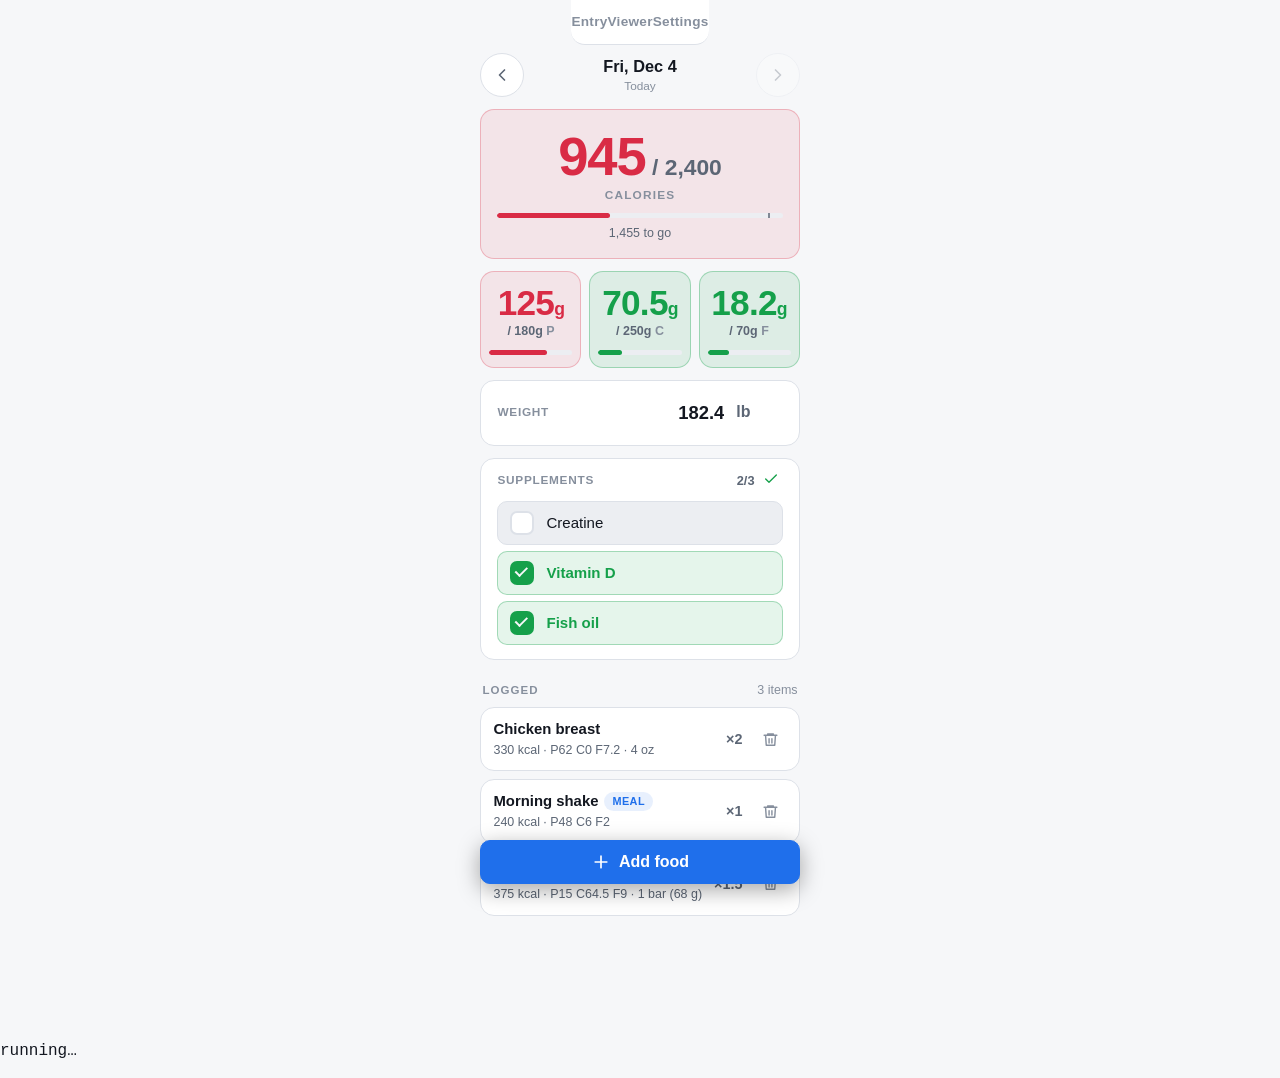
<file: test/harness/index.html>
<!doctype html>
<html lang="en">
<head>
<meta charset="utf-8">
<title>Macro Tracker — UI harness</title>
<link rel="stylesheet" href="../../css/app.css">
<script type="importmap">
{ "imports": {
    "/js/firebase.js": "/test/harness/mock-firebase.js",
    "/js/store.js":    "/test/harness/mock-store.js"
} }
</script>
</head>
<body>
<div id="app"><main id="view" class="view"></main>
  <nav id="tabbar" class="tabbar">
    <a class="tab" href="#/entry" data-tab="entry"><span>Entry</span></a>
    <a class="tab" href="#/viewer" data-tab="viewer"><span>Viewer</span></a>
    <a class="tab" href="#/settings" data-tab="settings"><span>Settings</span></a>
  </nav>
</div>
<div id="sheet-root"></div>
<div id="toast-root" class="toast-root"></div>
<pre id="report">running…</pre>

<script type="module">
const errors = [];
addEventListener('error', (e) => errors.push(`error: ${e.message} @ ${e.filename}:${e.lineno}`));
addEventListener('unhandledrejection', (e) => errors.push(`unhandled rejection: ${e.reason?.message || e.reason}`));
const origErr = console.error;
console.error = (...a) => { errors.push('console.error: ' + a.map(String).join(' ')); origErr(...a); };

const results = [];
const check = (name, fn) => {
  try { const v = fn(); results.push(`${v ? 'PASS' : 'FAIL'}  ${name}`); return v; }
  catch (err) { results.push(`FAIL  ${name} — threw: ${err.message}`); return false; }
};
const sleep = (ms) => new Promise((r) => setTimeout(r, ms));

const { setState, getState } = await import('../../js/state.js');
const mockStore = await import('/js/store.js');

setState({
  user: { uid: 'test-uid', email: 'you@example.com', providerData: [{ providerId: 'google.com' }] },
  profile: mockStore.blankProfile(),
  dayKey: (await import('../../js/dates.js')).localDayKey(new Date(), 'America/Chicago'),
  today: { date: 'x', weightLb: 182.4, entries: mockStore.ENTRIES,
           totals: (await import('../../js/macros.js')).sumEntries(mockStore.ENTRIES) },
  foods: mockStore.FOODS, meals: mockStore.MEALS, ready: true, pending: false,
});
// today's fixture has creatine + vitamin D ticked, fish oil not
Object.assign(getState().today, { supps: ['sup_creat', 'sup_vitd'] });

const view = document.getElementById('view');
const text = () => view.textContent.replace(/\s+/g, ' ');

/* ---------------- Entry page ---------------- */
const entry = (await import('../../js/ui/entryPage.js')).render(view);
await sleep(120);
check('entry: renders the calorie total (945)', () => text().includes('945'));
check('entry: shows the calorie target alongside it', () => text().includes('/ 2,400'));
check('entry: shows protein total 125g', () => /125(\.0)?g/.test(text()));
check('entry: shows protein target', () => text().includes('180g'));
check('entry: shows carb target', () => text().includes('250g'));
check('entry: shows fat target', () => text().includes('70g'));
check('entry: protein under target is red', () =>
  view.querySelectorAll('.macro-tile')[0].className.includes('goal-miss'));
check('entry: carbs under ceiling is green', () =>
  view.querySelectorAll('.macro-tile')[1].className.includes('goal-hit'));
check('entry: calories outside band is red', () =>
  view.querySelector('.kcal-card').className.includes('goal-miss'));
check('entry: weight input prefilled', () => view.querySelector('#weight-in').value === '182.4');
check('entry: all three items listed', () => view.querySelectorAll('.entry').length === 3);
check('entry: meal-sourced item carries a chip', () => !!view.querySelector('.entry .chip'));
check('entry: newest item is first', () =>
  view.querySelectorAll('.entry .name')[0].textContent.includes('Chicken'));
check('entry: Add food button present', () => !!view.querySelector('.addbar button'));

/* ---------------- supplements on the Entry page ---------------- */
check('supps: card renders one row per supplement', () => view.querySelectorAll('.supp').length === 3);
check('supps: names shown', () => text().includes('Creatine') && text().includes('Fish oil'));
check('supps: ticked ones are checked', () =>
  Array.from(view.querySelectorAll('.supp input')).map(i => i.checked).join(',') === 'true,true,false');
check('supps: counter shows 2/3', () => text().includes('2/3'));
const fishBox = view.querySelectorAll('.supp input')[2];
fishBox.checked = true; fishBox.dispatchEvent(new Event('change'));
await sleep(60);
check('supps: ticking repaints immediately', () => text().includes('3/3'));
check('supps: full day highlights the counter', () => !!view.querySelector('.supp-count.all'));
await sleep(700);
check('supps: writes the whole array via setSupps', () => {
  const c = mockStore.calls.findLast(x => x.name === 'setSupps');
  return c && c.args[2].length === 3 && c.args[2].includes('sup_fish');
});
const creBox = view.querySelectorAll('.supp input')[0];
creBox.checked = false; creBox.dispatchEvent(new Event('change'));
await sleep(700);
check('supps: unticking removes just that id', () => {
  const c = mockStore.calls.findLast(x => x.name === 'setSupps');
  return c && !c.args[2].includes('sup_creat') && c.args[2].includes('sup_fish');
});

/* deleting an item calls the store */
view.querySelector('.entry .del').click();
await sleep(150);
check('entry: delete calls removeEntry', () => mockStore.calls.some((c) => c.name === 'removeEntry'));
check('entry: delete offers an Undo', () => document.querySelector('#toast-root button')?.textContent === 'Undo');

/* weight edit debounces then saves */
const w = view.querySelector('#weight-in');
w.value = '181.2'; w.dispatchEvent(new Event('input')); w.dispatchEvent(new Event('blur'));
await sleep(200);
check('entry: weight edit calls setWeight', () => mockStore.calls.some((c) => c.name === 'setWeight' && c.args[2] === 181.2));

/* ---------------- Add-food sheet ---------------- */
const { openAddFood } = await import('../../js/ui/addFoodSheet.js');
const sheet = openAddFood();
await sleep(80);
const sheetText = () => document.querySelector('.sheet').textContent.replace(/\s+/g, ' ');
check('sheet: opens with four tabs', () => document.querySelectorAll('.sheet .tabs button').length === 4);
check('sheet: Recent is the default tab', () =>
  document.querySelector('.sheet .tabs button[aria-selected="true"]')?.textContent === 'Recent');
check('sheet: lists saved foods', () => sheetText().includes('Clif Bar'));

document.querySelectorAll('.sheet .tabs button')[3].click();   // Manual
await sleep(60);
check('sheet: manual tab has the four macro fields', () =>
  document.querySelectorAll('.sheet .macro-inputs input').length === 4);
check('sheet: manual tab has the Atwater button', () => sheetText().includes('4P + 4C + 9F'));

/* the kJ warning must fire */
const [mp, mc, mf, mk] = document.querySelectorAll('.sheet .macro-inputs input');
mp.value = '10'; mc.value = '43'; mf.value = '6'; mk.value = '1160';
mk.dispatchEvent(new Event('input'));
await sleep(40);
check('sheet: flags a kilojoule figure', () =>
  !document.querySelector('.sheet .alert-warn').hidden &&
  document.querySelector('.sheet .alert-warn').textContent.includes('kilojoules'));

/* manual -> confirm -> add */
document.querySelector('.sheet input[type=text]').value = 'Test food';
mk.value = '266'; mk.dispatchEvent(new Event('input'));
document.querySelector('.sheet-foot button').click();
await sleep(80);
check('sheet: confirm screen shows a servings stepper', () => !!document.querySelector('.sheet .stepper'));
check('sheet: confirm screen previews the macros', () => !!document.querySelector('.sheet .preview'));
document.querySelectorAll('.sheet .quick button')[2].click();   // 1.5 servings
await sleep(40);
check('sheet: 1.5 servings scales calories to 399', () =>
  document.querySelector('.sheet .preview').textContent.includes('399'));
document.querySelector('.sheet-foot button').click();
await sleep(120);
check('sheet: adding calls addEntry with 1.5 servings', () => {
  const c = mockStore.calls.findLast((x) => x.name === 'addEntry');
  return c && c.args[2].servings === 1.5 && c.args[2].kcal === 266;
});
check('sheet: closes after adding', () => !document.querySelector('.sheet'));

/* ---------------- Meals ---------------- */
const sheet2 = openAddFood();
await sleep(60);
document.querySelectorAll('.sheet .tabs button')[2].click();    // Meals
await sleep(60);
check('meals: saved meal listed with totals', () => sheetText().includes('Morning shake') && sheetText().includes('240'));
document.querySelector('.sheet .list-row button').click();
await sleep(120);
check('meals: adding a meal is ONE write of all items', () => {
  const c = mockStore.calls.findLast((x) => x.name === 'addEntries');
  return c && c.args[2].length === 1 && c.args[2][0].servings === 2 && c.args[2][0].mealId === 'm_1';
});

const { openMealEditor } = await import('../../js/ui/mealEditor.js');
openMealEditor(mockStore.MEALS[0]);
await sleep(80);
check('meal editor: loads the meal name', () => document.querySelector('.sheet input[type=text]').value === 'Morning shake');
check('meal editor: shows meal totals', () => document.querySelector('.sheet .preview').textContent.includes('240'));
document.querySelectorAll('.sheet .stepper button')[1].click();  // +0.25
await sleep(40);
check('meal editor: bumping servings recomputes totals', () =>
  document.querySelector('.sheet .preview').textContent.includes('270'));
document.querySelector('.sheet-foot .btn-primary').click();
await sleep(100);
check('meal editor: save calls saveMeal', () => mockStore.calls.some((c) => c.name === 'saveMeal'));

entry.destroy();

/* ---------------- Viewer ---------------- */
location.hash = '#/viewer';
const viewer = (await import('../../js/ui/viewerPage.js')).render(view);
await sleep(2500);   // Chart.js comes from a CDN
check('viewer: range selector has five options', () => view.querySelectorAll('.segmented button').length === 5);
check('viewer: summary stats rendered', () => view.querySelectorAll('.stat').length >= 4);
check('viewer: four charts drawn (incl. supplements)', () => view.querySelectorAll('canvas').length === 4);
check('viewer: supplements section present', () => text().includes('Supplements') && text().includes('out of'));
check('viewer: all-supplements stat present', () => text().includes('All supplements'));
check('viewer: canvases have real pixels', () =>
  Array.from(view.querySelectorAll('canvas')).every((c) => c.width > 10 && c.height > 10));
check('viewer: weight change stat present', () => text().includes('Weight change') || text().includes('Latest weight'));
view.querySelectorAll('.segmented button')[3].click();   // 1y -> forces weekly aggregation
await sleep(2000);
check('viewer: long range aggregates into buckets', () => text().includes('averaged per'));
view.querySelectorAll('.segmented button')[1].click();   // back to 30d
await sleep(2000);
check('viewer: shows the fitted trend rate', () => text().includes('lb/mo'));
check('viewer: shows the target rate stat', () => text().includes('Target rate') && text().includes('-2 lb/mo'));
viewer.destroy();
check('viewer: destroy tears down chart instances', () => true);

/* ---------------- Settings ---------------- */
location.hash = '#/settings';
const settings = (await import('../../js/ui/settingsPage.js')).render(view);
await sleep(200);
check('settings: four target inputs', () => view.querySelectorAll('.card input[type=number]').length >= 4);
check('settings: goal-mode selects present', () => view.querySelectorAll('.card select').length === 4);

/* supplement editor */
check('settings: lists the supplements', () => view.querySelectorAll('.supp-edit').length === 3);
check('settings: rows are editable by name', () =>
  view.querySelector('.supp-edit input').value === 'Creatine');
const addIn = Array.from(view.querySelectorAll('input[type=text]')).find(i => i.placeholder?.includes('Creatine'));
check('settings: has an add field', () => !!addIn);
if (addIn) {
  addIn.value = 'Magnesium';
  addIn.closest('.row').querySelector('button').click();
}
await sleep(60);
check('settings: adding shows up immediately', () => view.querySelectorAll('.supp-edit').length === 4);
await sleep(900);
check('settings: adding saves the whole list', () => {
  const c = mockStore.calls.findLast(x => x.name === 'saveProfile' && x.args[1]?.supplements);
  return c && c.args[1].supplements.length === 4
          && c.args[1].supplements[3].name === 'Magnesium'
          && c.args[1].supplements[3].id.startsWith('sup_');
});
// reorder: move the second one up
view.querySelectorAll('.supp-edit')[1].querySelectorAll('button')[0].click();
await sleep(900);
check('settings: reordering persists the new order', () => {
  const c = mockStore.calls.findLast(x => x.name === 'saveProfile' && x.args[1]?.supplements);
  return c && c.args[1].supplements[0].name === 'Vitamin D';
});
check('settings: first row cannot move up', () =>
  view.querySelectorAll('.supp-edit')[0].querySelectorAll('button')[0].disabled);
check('settings: shows the user id', () => text().includes('test-uid'));
check('settings: offers to set a password', () => text().includes('Set a password'));
check('settings: has a timezone field', () => text().includes('Timezone'));
check('settings: has the weight-goal target', () => text().includes('Target change') && text().includes('lb/mo'));
const gainIn = Array.from(view.querySelectorAll('input[type=number]')).find(i => i.value === '-2');
check('settings: target-gain input prefilled from profile', () => !!gainIn);
if (gainIn) { gainIn.value = '1.5'; gainIn.dispatchEvent(new Event('input')); }
await sleep(900);
check('settings: editing target gain saves it', () =>
  mockStore.calls.some((c) => c.name === 'saveProfile' && c.args[1]?.targetGainLbPerMonth === 1.5));
check('settings: has an export button', () => text().includes('Export everything'));
const tgt = view.querySelector('.card input[type=number]');
tgt.value = '2500'; tgt.dispatchEvent(new Event('input'));
await sleep(900);
check('settings: editing a target saves it', () =>
  mockStore.calls.some((c) => c.name === 'saveProfile' && c.args[1]?.targets?.kcal === 2500));
settings.destroy();

/* ---------------- report ---------------- */
const failed = results.filter((r) => r.startsWith('FAIL'));
const report = [
  ...results,
  '',
  `${results.length - failed.length} passed, ${failed.length} failed`,
  errors.length ? '\nRUNTIME ERRORS:\n' + errors.join('\n') : '\nno runtime errors',
].join('\n');
document.getElementById('report').textContent = report;
document.title = failed.length || errors.length ? 'HARNESS-FAIL' : 'HARNESS-OK';
</script>
</body>
</html>
</file>
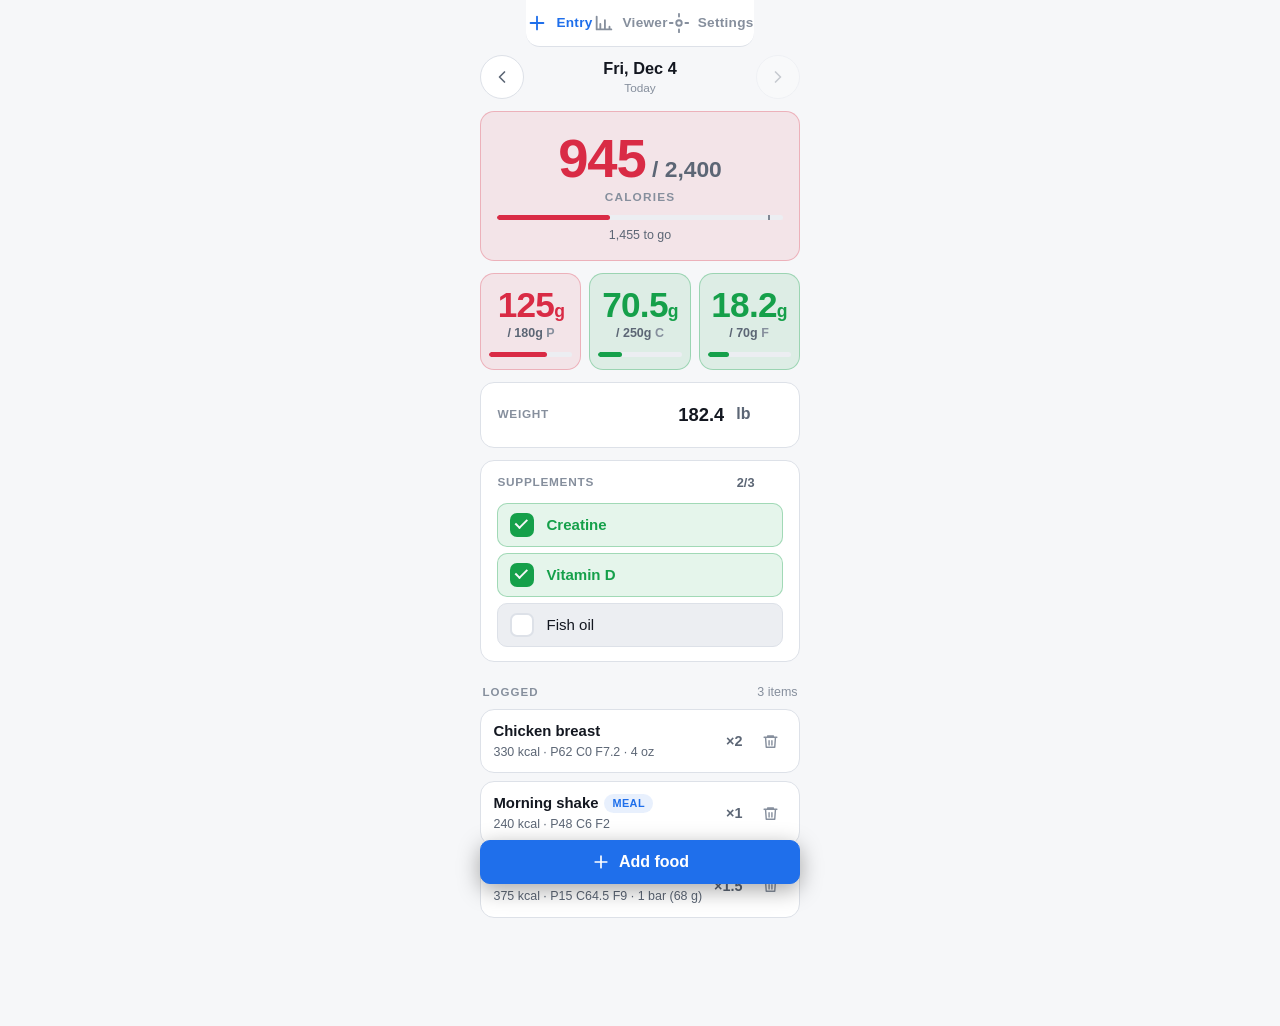
<file: test/harness/preview.html>
<!doctype html>
<html lang="en"><head><meta charset="utf-8">
<meta name="viewport" content="width=device-width, initial-scale=1">
<title>preview</title>
<link rel="stylesheet" href="../../css/app.css">
<script type="importmap">
{ "imports": { "/js/firebase.js": "/test/harness/mock-firebase.js", "/js/store.js": "/test/harness/mock-store.js" } }
</script></head>
<body>
<div id="app"><main id="view" class="view"></main>
<nav id="tabbar" class="tabbar">
  <a class="tab" href="#/entry" data-tab="entry" aria-current="page"><svg viewBox="0 0 24 24"><path d="M12 5v14M5 12h14"/></svg><span>Entry</span></a>
  <a class="tab" href="#/viewer" data-tab="viewer"><svg viewBox="0 0 24 24"><path d="M4 19V5M4 19h16M8 19v-6M13 19V9M18 19v-3"/></svg><span>Viewer</span></a>
  <a class="tab" href="#/settings" data-tab="settings"><svg viewBox="0 0 24 24"><circle cx="12" cy="12" r="3"/><path d="M12 2v3M12 19v3M2 12h3M19 12h3"/></svg><span>Settings</span></a>
</nav></div>
<div id="sheet-root"></div><div id="toast-root" class="toast-root"></div>
<script type="module">
const page = new URLSearchParams(location.search).get('p') || 'entry';
const { setState } = await import('../../js/state.js');
const ms = await import('/js/store.js');
const { localDayKey } = await import('../../js/dates.js');
const { sumEntries } = await import('../../js/macros.js');
setState({
  user: { uid: 'abc123uid', email: 'you@example.com', providerData: [{ providerId: 'google.com' }] },
  profile: ms.blankProfile(),
  dayKey: localDayKey(new Date(), 'America/Chicago'),
  today: { date: 'x', weightLb: 182.4, entries: ms.ENTRIES, totals: sumEntries(ms.ENTRIES),
           supps: ['sup_creat', 'sup_vitd'] },
  foods: ms.FOODS, meals: ms.MEALS, ready: true, pending: false,
});
const view = document.getElementById('view');
const mod = page === 'viewer' ? await import('../../js/ui/viewerPage.js')
          : page === 'settings' ? await import('../../js/ui/settingsPage.js')
          : await import('../../js/ui/entryPage.js');
mod.render(view);
if (page === 'sheet') { (await import('../../js/ui/addFoodSheet.js')).openAddFood(); }
document.querySelectorAll('.tab').forEach(t => t.removeAttribute('aria-current'));
document.querySelector(`[data-tab="${page==='sheet'?'entry':page}"]`)?.setAttribute('aria-current','page');
</script></body></html>
</file>
<file: css/app.css>
/* ============================================================
   Macro Tracker — app.css
   Mobile-first. Dark by default, light when the OS asks for it.
   ============================================================ */

:root {
  --bg:        #0f1115;
  --bg-raise:  #171a21;
  --bg-sunken: #0b0d11;
  --line:      #262b35;
  --line-soft: #1d222b;
  --text:      #e8ecf2;
  --text-dim:  #9aa4b2;
  --text-faint:#6b7382;

  --good:      #22c55e;
  --good-bg:   rgba(34, 197, 94, 0.13);
  --good-line: rgba(34, 197, 94, 0.38);
  --bad:       #f0475f;
  --bad-bg:    rgba(240, 71, 95, 0.12);
  --bad-line:  rgba(240, 71, 95, 0.34);

  --accent:    #3884ff;
  --accent-bg: rgba(56, 132, 255, 0.14);
  --warn:      #f5a524;

  --p-color:   #22c55e;
  --c-color:   #3884ff;
  --f-color:   #f5a524;

  --radius:    14px;
  --radius-sm: 10px;
  --pad:       16px;
  --tap:       44px;

  --safe-b: env(safe-area-inset-bottom, 0px);
  --safe-t: env(safe-area-inset-top, 0px);
  --tabbar-h: calc(56px + var(--safe-b));

  color-scheme: dark;
}

@media (prefers-color-scheme: light) {
  :root {
    --bg:        #f6f7f9;
    --bg-raise:  #ffffff;
    --bg-sunken: #eceef2;
    --line:      #dde1e8;
    --line-soft: #e8ebf0;
    --text:      #131720;
    --text-dim:  #5c6675;
    --text-faint:#868f9d;
    --good:      #15a04a;
    --good-bg:   rgba(21, 160, 74, 0.11);
    --good-line: rgba(21, 160, 74, 0.32);
    --bad:       #d92b45;
    --bad-bg:    rgba(217, 43, 69, 0.09);
    --bad-line:  rgba(217, 43, 69, 0.28);
    --accent:    #1f6feb;
    --accent-bg: rgba(31, 111, 235, 0.10);
    --p-color:   #15a04a;
    --c-color:   #1f6feb;
    --f-color:   #c77700;
    color-scheme: light;
  }
}

*, *::before, *::after { box-sizing: border-box; }

html, body {
  margin: 0;
  padding: 0;
  background: var(--bg);
  color: var(--text);
  font-family: -apple-system, BlinkMacSystemFont, "Segoe UI", Roboto, Helvetica, Arial, sans-serif;
  font-size: 16px;
  line-height: 1.4;
  -webkit-font-smoothing: antialiased;
  -webkit-text-size-adjust: 100%;
}

body {
  min-height: 100dvh;
  overscroll-behavior-y: contain;
}

button, input, select, textarea {
  font: inherit;
  font-size: 16px;               /* < 16px makes iOS zoom on focus */
  color: inherit;
  font-family: inherit;
}

button { touch-action: manipulation; cursor: pointer; }

a { color: var(--accent); text-decoration: none; }

h1, h2, h3, p { margin: 0; }

svg { fill: none; stroke: currentColor; stroke-width: 2; stroke-linecap: round; stroke-linejoin: round; }

.tnum { font-variant-numeric: tabular-nums; }

[hidden] { display: none !important; }

/* ---------- boot ---------- */

.boot {
  position: fixed; inset: 0;
  display: flex; flex-direction: column;
  align-items: center; justify-content: center; gap: 14px;
  background: var(--bg);
  z-index: 200;
}
.boot-spinner {
  width: 26px; height: 26px; border-radius: 50%;
  border: 2.5px solid var(--line);
  border-top-color: var(--accent);
  animation: spin .7s linear infinite;
}
.boot-text { color: var(--text-dim); font-size: 0.9rem; }
@keyframes spin { to { transform: rotate(360deg); } }
@media (prefers-reduced-motion: reduce) { .boot-spinner { animation-duration: 2s; } }

/* ---------- layout ---------- */

.view {
  max-width: 640px;
  margin: 0 auto;
  padding: calc(var(--safe-t) + 8px) var(--pad) calc(var(--tabbar-h) + 24px);
}

.tabbar {
  position: fixed;
  left: 0; right: 0; bottom: 0;
  display: flex;
  background: color-mix(in srgb, var(--bg-raise) 92%, transparent);
  -webkit-backdrop-filter: blur(14px);
  backdrop-filter: blur(14px);
  border-top: 1px solid var(--line);
  padding-bottom: var(--safe-b);
  z-index: 50;
}
.tab {
  flex: 1;
  min-height: var(--tap);
  display: flex; flex-direction: column;
  align-items: center; justify-content: center; gap: 2px;
  padding: 7px 0 8px;
  color: var(--text-faint);
  font-size: 0.68rem;
  font-weight: 600;
  letter-spacing: 0.02em;
  text-decoration: none;
  touch-action: manipulation;
  -webkit-tap-highlight-color: transparent;
}
.tab svg { width: 22px; height: 22px; }
.tab[aria-current="page"] { color: var(--accent); }

@media (min-width: 768px) {
  :root { --tabbar-h: 0px; }
  .tabbar {
    position: sticky; top: 0; bottom: auto;
    max-width: 640px; margin: 0 auto;
    border-top: 0; border-bottom: 1px solid var(--line);
    border-radius: 0 0 var(--radius) var(--radius);
  }
  .tab { flex-direction: row; gap: 8px; font-size: 0.85rem; padding: 12px 0; }
  .view { padding-bottom: 48px; }
  body { display: flex; flex-direction: column; }
  #app { display: flex; flex-direction: column-reverse; }
}

/* ---------- generic pieces ---------- */

.card {
  background: var(--bg-raise);
  border: 1px solid var(--line);
  border-radius: var(--radius);
  padding: var(--pad);
  margin-bottom: 12px;
}

.section-head {
  display: flex; align-items: baseline; justify-content: space-between;
  gap: 10px;
  margin: 22px 2px 8px;
}
.section-head h2 {
  font-size: 0.72rem; font-weight: 700;
  letter-spacing: 0.09em; text-transform: uppercase;
  color: var(--text-faint);
}
.section-head .meta { font-size: 0.78rem; color: var(--text-faint); }

.btn {
  min-height: var(--tap);
  display: inline-flex; align-items: center; justify-content: center; gap: 8px;
  padding: 0 18px;
  border: 1px solid var(--line);
  border-radius: var(--radius-sm);
  background: var(--bg-raise);
  color: var(--text);
  font-weight: 600;
  -webkit-tap-highlight-color: transparent;
}
.btn:active { transform: scale(0.985); }
.btn:disabled { opacity: 0.45; pointer-events: none; }
.btn-primary { background: var(--accent); border-color: var(--accent); color: #fff; }
.btn-danger  { color: var(--bad); border-color: var(--bad-line); background: var(--bad-bg); }
.btn-ghost   { background: transparent; border-color: transparent; color: var(--text-dim); }
.btn-block   { display: flex; width: 100%; }
.btn-sm      { min-height: 34px; padding: 0 12px; font-size: 0.82rem; border-radius: 8px; }

.field { display: block; margin-bottom: 14px; }
.field > span {
  display: block;
  font-size: 0.74rem; font-weight: 700; letter-spacing: 0.06em;
  text-transform: uppercase; color: var(--text-faint);
  margin-bottom: 6px;
}
.field .hint { text-transform: none; letter-spacing: 0; font-weight: 400; font-size: 0.78rem; margin-top: 6px; }

input[type="text"], input[type="email"], input[type="password"],
input[type="number"], input[type="search"], select, textarea {
  width: 100%;
  min-height: var(--tap);
  padding: 10px 12px;
  background: var(--bg-sunken);
  border: 1px solid var(--line);
  border-radius: var(--radius-sm);
  outline: none;
  -webkit-appearance: none;
  appearance: none;
}
select {
  background-image: linear-gradient(45deg, transparent 50%, var(--text-faint) 50%),
                    linear-gradient(135deg, var(--text-faint) 50%, transparent 50%);
  background-position: calc(100% - 17px) 50%, calc(100% - 12px) 50%;
  background-size: 5px 5px, 5px 5px;
  background-repeat: no-repeat;
  padding-right: 34px;
}
input:focus-visible, select:focus-visible, textarea:focus-visible, button:focus-visible, a:focus-visible {
  outline: 2px solid var(--accent);
  outline-offset: 2px;
}
input::placeholder { color: var(--text-faint); }
input[type="number"] { -moz-appearance: textfield; }
input[type="number"]::-webkit-outer-spin-button,
input[type="number"]::-webkit-inner-spin-button { -webkit-appearance: none; margin: 0; }

.row { display: flex; gap: 10px; align-items: center; }
.row-between { display: flex; gap: 10px; align-items: center; justify-content: space-between; }
.grow { flex: 1; min-width: 0; }
.muted { color: var(--text-dim); }
.faint { color: var(--text-faint); }
.small { font-size: 0.82rem; }
.tiny  { font-size: 0.74rem; }
.center { text-align: center; }
.mt  { margin-top: 12px; }
.mt-lg { margin-top: 24px; }
.wrap-anywhere { overflow-wrap: anywhere; }

.empty {
  padding: 28px 18px;
  text-align: center;
  color: var(--text-faint);
  font-size: 0.9rem;
}

.chip {
  display: inline-flex; align-items: center;
  padding: 2px 8px;
  font-size: 0.68rem; font-weight: 700;
  letter-spacing: 0.04em; text-transform: uppercase;
  border-radius: 999px;
  background: var(--accent-bg); color: var(--accent);
}

/* ---------- sign-in ---------- */

.signin {
  max-width: 400px;
  margin: 0 auto;
  padding: max(6vh, 28px) var(--pad) 40px;
}
.signin-logo {
  width: 62px; height: 62px;
  display: block; margin: 0 auto 18px;
  border-radius: 16px;
}
.signin h1 { font-size: 1.5rem; text-align: center; margin-bottom: 6px; }
.signin .sub { text-align: center; color: var(--text-dim); font-size: 0.9rem; margin-bottom: 26px; }
.divider {
  display: flex; align-items: center; gap: 12px;
  color: var(--text-faint); font-size: 0.74rem;
  letter-spacing: 0.08em; text-transform: uppercase;
  margin: 20px 0;
}
.divider::before, .divider::after {
  content: ""; flex: 1; height: 1px; background: var(--line);
}
.alert {
  padding: 11px 13px;
  border-radius: var(--radius-sm);
  font-size: 0.86rem;
  margin-bottom: 14px;
  border: 1px solid var(--bad-line);
  background: var(--bad-bg);
  color: var(--bad);
}
.alert-info { border-color: var(--line); background: var(--bg-raise); color: var(--text-dim); }
.alert-warn { border-color: rgba(245,165,36,.36); background: rgba(245,165,36,.12); color: var(--warn); }

.uid-box {
  display: flex; gap: 8px; align-items: center;
  background: var(--bg-sunken);
  border: 1px solid var(--line);
  border-radius: var(--radius-sm);
  padding: 10px 12px;
  margin: 10px 0;
}
.uid-box code {
  flex: 1; min-width: 0;
  font-family: ui-monospace, SFMono-Regular, Menlo, monospace;
  font-size: 0.78rem;
  overflow-wrap: anywhere;
  user-select: all;
  -webkit-user-select: all;
}

/* ---------- day strip ---------- */

.daystrip {
  display: flex; align-items: center; justify-content: space-between;
  gap: 8px;
  margin-bottom: 12px;
}
.daystrip .day-label { font-weight: 700; font-size: 1.02rem; }
.daystrip .day-sub { font-size: 0.74rem; color: var(--text-faint); }
.daystrip button {
  width: var(--tap); height: var(--tap);
  display: grid; place-items: center;
  border: 1px solid var(--line);
  border-radius: 50%;
  background: var(--bg-raise);
  color: var(--text-dim);
}
.daystrip button:disabled { opacity: 0.3; }
.daystrip .center-btn {
  flex: 1; width: auto; border-radius: var(--radius-sm);
  flex-direction: column; gap: 0;
  border-color: transparent; background: transparent;
  color: var(--text);
}
.daystrip svg { width: 20px; height: 20px; }

/* ---------- macro header ---------- */

.kcal-card { padding: 18px var(--pad) 16px; text-align: center; }
.kcal-value {
  font-size: clamp(2.2rem, 11vw, 3.4rem);
  font-weight: 700;
  line-height: 1.05;
  letter-spacing: -0.02em;
  font-variant-numeric: tabular-nums;
}
.kcal-value .of {
  font-size: 0.42em; font-weight: 600;
  color: var(--text-dim);
  letter-spacing: 0;
}
.kcal-unit {
  font-size: 0.74rem; font-weight: 700;
  letter-spacing: 0.1em; text-transform: uppercase;
  color: var(--text-faint);
  margin-top: 2px;
}
.kcal-note { font-size: 0.78rem; margin-top: 7px; }

.macro-grid {
  display: grid;
  grid-template-columns: repeat(3, 1fr);
  gap: 8px;
  margin-bottom: 12px;
}
.macro-tile {
  background: var(--bg-raise);
  border: 1px solid var(--line);
  border-radius: var(--radius);
  padding: 13px 8px 12px;
  text-align: center;
}
.macro-tile .val {
  font-size: clamp(1.5rem, 8vw, 2.2rem);
  font-weight: 700;
  line-height: 1.05;
  letter-spacing: -0.02em;
  font-variant-numeric: tabular-nums;
}
.macro-tile .target {
  font-size: 0.78rem;
  font-weight: 600;
  color: var(--text-dim);
  font-variant-numeric: tabular-nums;
  margin-top: 1px;
  white-space: nowrap;
}
.macro-tile .target .letter { color: var(--text-faint); font-weight: 700; }

/* goal state — applies to both the kcal card and the macro tiles */
.goal-hit  { border-color: var(--good-line); background: var(--good-bg); }
.goal-hit  .val, .goal-hit .kcal-value { color: var(--good); }
.goal-miss { border-color: var(--bad-line); background: var(--bad-bg); }
.goal-miss .val, .goal-miss .kcal-value { color: var(--bad); }
.goal-hit .bar > i  { background: var(--good); }
.goal-miss .bar > i { background: var(--bad); }

.bar {
  display: block;
  height: 5px;
  margin-top: 9px;
  border-radius: 999px;
  background: var(--bg-sunken);
  overflow: hidden;
  position: relative;
}
.bar > i {
  display: block; height: 100%;
  border-radius: 999px;
  background: var(--text-faint);
  transition: width .22s ease;
}
.bar > u {
  position: absolute; top: -2px; bottom: -2px;
  width: 2px;
  background: var(--text-dim);
  opacity: .75;
}
@media (prefers-reduced-motion: reduce) { .bar > i { transition: none; } }

/* ---------- weight row ---------- */

.weight-card { display: flex; align-items: center; gap: 12px; padding: 10px var(--pad); }
.weight-card label {
  font-size: 0.74rem; font-weight: 700;
  letter-spacing: 0.06em; text-transform: uppercase;
  color: var(--text-faint);
}
.weight-card input {
  width: 100%;
  text-align: right;
  font-size: 1.15rem;
  font-weight: 600;
  font-variant-numeric: tabular-nums;
  background: transparent;
  border: 0;
  padding: 6px 0;
  min-height: var(--tap);
}
.weight-card .unit { color: var(--text-dim); font-weight: 600; }
.save-state { width: 20px; height: 20px; flex: none; color: var(--text-faint); }
.save-state.ok { color: var(--good); }
.save-state.busy { animation: spin 1s linear infinite; }

/* ---------- supplements ---------- */

.supp-card { padding: 12px var(--pad) 14px; }

.supp-head {
  display: flex; align-items: center; gap: 8px;
  margin-bottom: 10px;
}
.supp-title {
  flex: 1;
  font-size: 0.74rem; font-weight: 700;
  letter-spacing: 0.06em; text-transform: uppercase;
  color: var(--text-faint);
}
.supp-count {
  font-size: 0.8rem; font-weight: 700;
  color: var(--text-dim);
}
.supp-count.all { color: var(--good); }

.supp-list { display: flex; flex-direction: column; gap: 6px; }

/* The whole row is the tap target, not just the box. */
.supp {
  display: flex; align-items: center; gap: 12px;
  min-height: var(--tap);
  padding: 8px 12px;
  border: 1px solid var(--line);
  border-radius: var(--radius-sm);
  background: var(--bg-sunken);
  font-size: 0.94rem;
  cursor: pointer;
  touch-action: manipulation;
  -webkit-tap-highlight-color: transparent;
  transition: background .13s, border-color .13s;
}
.supp.on {
  border-color: var(--good-line);
  background: var(--good-bg);
}
.supp.on > span { color: var(--good); font-weight: 600; }
@media (prefers-reduced-motion: reduce) { .supp { transition: none; } }

/* Custom box: the native control can't be styled consistently across browsers. */
.supp input[type="checkbox"] {
  appearance: none; -webkit-appearance: none;
  flex: none;
  width: 24px; height: 24px;
  margin: 0;
  border: 2px solid var(--line);
  border-radius: 7px;
  background: var(--bg-raise);
  display: grid; place-content: center;
  cursor: pointer;
}
.supp input[type="checkbox"]::after {
  content: "";
  width: 12px; height: 7px;
  border: 2px solid var(--bg);
  border-top: 0; border-right: 0;
  transform: rotate(-45deg) translate(1px, -2px) scale(0.6);
  opacity: 0;
  transition: opacity .1s, transform .1s;
}
.supp input[type="checkbox"]:checked {
  background: var(--good);
  border-color: var(--good);
}
.supp input[type="checkbox"]:checked::after { opacity: 1; transform: rotate(-45deg) translate(1px, -2px) scale(1); }
.supp input[type="checkbox"]:focus-visible { outline: 2px solid var(--accent); outline-offset: 2px; }

/* settings editor */
.supp-edit-list { display: flex; flex-direction: column; gap: 8px; }
.supp-edit {
  display: flex; align-items: center; gap: 4px;
}
.supp-edit input[type="text"] { flex: 1; min-width: 0; }
.supp-edit .btn-sm {
  flex: none;
  width: 34px; padding: 0;
  min-height: 38px;
}
.supp-edit .btn-sm:disabled { opacity: 0.25; }

/* ---------- entry list ---------- */

.entry-list { display: flex; flex-direction: column; gap: 8px; }

.entry {
  display: flex; align-items: center; gap: 12px;
  background: var(--bg-raise);
  border: 1px solid var(--line);
  border-radius: var(--radius);
  padding: 11px 12px;
  width: 100%;
  text-align: left;
  min-height: var(--tap);
}
.entry.selected { border-color: var(--accent); background: var(--accent-bg); }
.entry .thumb {
  width: 38px; height: 38px; flex: none;
  border-radius: 8px;
  object-fit: cover;
  background: var(--bg-sunken);
}
.entry .name {
  font-weight: 600; font-size: 0.93rem;
  display: flex; align-items: center; gap: 6px;
  overflow-wrap: anywhere;
}
.entry .sub {
  font-size: 0.78rem; color: var(--text-dim);
  font-variant-numeric: tabular-nums;
  margin-top: 2px;
}
.entry .servings {
  flex: none;
  font-weight: 700;
  font-variant-numeric: tabular-nums;
  color: var(--text-dim);
  font-size: 0.9rem;
}
.entry .del {
  flex: none;
  width: 32px; height: 32px;
  display: grid; place-items: center;
  border-radius: 8px;
  border: 0; background: transparent;
  color: var(--text-faint);
}
.entry .del svg { width: 17px; height: 17px; }

.pending {
  display: flex; align-items: center; gap: 7px;
  font-size: 0.78rem; color: var(--warn);
  padding: 8px 2px 0;
}
.pending svg { width: 14px; height: 14px; animation: spin 1.6s linear infinite; }

.addbar {
  position: sticky;
  bottom: calc(var(--tabbar-h) + 10px);
  margin-top: 16px;
  z-index: 10;
}
@media (min-width: 768px) { .addbar { bottom: 16px; } }
.addbar .btn { box-shadow: 0 6px 22px rgba(0,0,0,.35); }

/* ---------- viewer ---------- */

.segmented {
  display: flex;
  background: var(--bg-sunken);
  border: 1px solid var(--line);
  border-radius: var(--radius-sm);
  padding: 3px;
  gap: 3px;
  margin-bottom: 14px;
}
.segmented button {
  flex: 1;
  min-height: 36px;
  border: 0; border-radius: 7px;
  background: transparent;
  color: var(--text-dim);
  font-size: 0.83rem; font-weight: 600;
}
.segmented button[aria-pressed="true"] { background: var(--bg-raise); color: var(--text); box-shadow: 0 1px 3px rgba(0,0,0,.25); }

.stat-grid { display: grid; grid-template-columns: repeat(2, 1fr); gap: 8px; }
.stat {
  background: var(--bg-raise);
  border: 1px solid var(--line);
  border-radius: var(--radius-sm);
  padding: 11px 12px;
}
.stat .k {
  font-size: 0.66rem; font-weight: 700;
  letter-spacing: 0.07em; text-transform: uppercase;
  color: var(--text-faint);
}
.stat .v {
  font-size: 1.2rem; font-weight: 700;
  font-variant-numeric: tabular-nums;
  margin-top: 2px;
}
.stat .v.good { color: var(--good); }
.stat .v.bad  { color: var(--bad); }

.chart-wrap {
  position: relative;
  height: clamp(180px, 42vw, 260px);
}
.chart-wrap canvas { max-width: 100%; }

/* ---------- sheet ---------- */

.scrim {
  position: fixed; inset: 0;
  background: rgba(0,0,0,.55);
  -webkit-backdrop-filter: blur(2px);
  backdrop-filter: blur(2px);
  z-index: 100;
  animation: fade .16s ease;
}
@keyframes fade { from { opacity: 0; } }

.sheet {
  position: fixed;
  left: 0; right: 0; bottom: 0;
  max-width: 640px;
  margin: 0 auto;
  max-height: 92dvh;
  display: flex; flex-direction: column;
  background: var(--bg);
  border: 1px solid var(--line);
  border-bottom: 0;
  border-radius: 18px 18px 0 0;
  z-index: 101;
  animation: rise .2s cubic-bezier(.2,.8,.3,1);
  padding-bottom: var(--safe-b);
}
@keyframes rise { from { transform: translateY(14%); opacity: .6; } }
@media (prefers-reduced-motion: reduce) { .sheet, .scrim { animation: none; } }

.sheet-head {
  display: flex; align-items: center; gap: 10px;
  padding: 12px var(--pad);
  border-bottom: 1px solid var(--line-soft);
  flex: none;
}
.sheet-head h2 { font-size: 1.02rem; font-weight: 700; flex: 1; }
.sheet-head .btn-ghost { min-height: 36px; padding: 0 8px; }
.sheet-body {
  overflow-y: auto;
  overscroll-behavior: contain;
  -webkit-overflow-scrolling: touch;
  padding: var(--pad);
  flex: 1;
}
.sheet-foot {
  flex: none;
  padding: 12px var(--pad) 16px;
  border-top: 1px solid var(--line-soft);
  background: var(--bg);
}
.grabber {
  width: 36px; height: 4px;
  border-radius: 999px;
  background: var(--line);
  margin: 8px auto 0;
  flex: none;
}

.tabs {
  display: flex; gap: 4px;
  padding: 8px var(--pad) 0;
  border-bottom: 1px solid var(--line-soft);
  flex: none;
}
.tabs button {
  flex: 1;
  min-height: 40px;
  border: 0; background: transparent;
  color: var(--text-faint);
  font-size: 0.85rem; font-weight: 600;
  border-bottom: 2px solid transparent;
}
.tabs button[aria-selected="true"] { color: var(--text); border-bottom-color: var(--accent); }

.list-row {
  display: flex; align-items: center; gap: 11px;
  width: 100%;
  min-height: var(--tap);
  padding: 10px 11px;
  background: var(--bg-raise);
  border: 1px solid var(--line);
  border-radius: var(--radius-sm);
  text-align: left;
  margin-bottom: 7px;
}
.list-row .thumb { width: 36px; height: 36px; flex: none; border-radius: 7px; object-fit: cover; background: var(--bg-sunken); }
.list-row .name { font-weight: 600; font-size: 0.9rem; overflow-wrap: anywhere; }
.list-row .sub  { font-size: 0.76rem; color: var(--text-dim); font-variant-numeric: tabular-nums; margin-top: 1px; }

/* ---------- servings stepper ---------- */

.stepper { display: flex; align-items: center; gap: 10px; }
.stepper button {
  width: var(--tap); height: var(--tap); flex: none;
  display: grid; place-items: center;
  border: 1px solid var(--line);
  border-radius: 50%;
  background: var(--bg-raise);
  font-size: 1.3rem; font-weight: 600;
  line-height: 1;
}
.stepper input {
  flex: 1;
  text-align: center;
  font-size: 1.25rem; font-weight: 700;
  font-variant-numeric: tabular-nums;
}
.quick { display: flex; gap: 6px; flex-wrap: wrap; margin-top: 9px; }
.quick button {
  min-height: 32px; padding: 0 12px;
  border: 1px solid var(--line);
  border-radius: 999px;
  background: var(--bg-raise);
  color: var(--text-dim);
  font-size: 0.82rem; font-weight: 600;
}
.quick button[aria-pressed="true"] { background: var(--accent-bg); border-color: var(--accent); color: var(--accent); }

.macro-inputs { display: grid; grid-template-columns: repeat(2, 1fr); gap: 10px; }
.macro-inputs .field { margin-bottom: 0; }

.preview {
  display: flex; gap: 14px; justify-content: space-between;
  background: var(--bg-sunken);
  border: 1px solid var(--line);
  border-radius: var(--radius-sm);
  padding: 12px;
  margin: 12px 0;
  font-variant-numeric: tabular-nums;
}
.preview div { text-align: center; flex: 1; }
.preview .k { font-size: 0.64rem; font-weight: 700; letter-spacing: .07em; text-transform: uppercase; color: var(--text-faint); }
.preview .v { font-size: 1.05rem; font-weight: 700; margin-top: 2px; }
.preview .v.p { color: var(--p-color); }
.preview .v.c { color: var(--c-color); }
.preview .v.f { color: var(--f-color); }

/* ---------- scanner ---------- */

.scanview {
  position: fixed; inset: 0;
  background: #000;
  z-index: 120;
  display: flex; flex-direction: column;
}
.scanview video {
  position: absolute; inset: 0;
  width: 100%; height: 100%;
  object-fit: cover;
  background: #000;
}
.scan-overlay { position: absolute; inset: 0; display: flex; flex-direction: column; }
.scan-top {
  display: flex; align-items: center; gap: 10px;
  padding: calc(var(--safe-t) + 10px) 12px 10px;
  background: linear-gradient(rgba(0,0,0,.65), transparent);
  color: #fff;
}
.scan-top h2 { font-size: 0.95rem; font-weight: 600; flex: 1; }
.scan-top button { background: rgba(255,255,255,.14); border: 0; color: #fff; border-radius: 999px; min-height: 38px; padding: 0 14px; font-size: 0.85rem; font-weight: 600; }
.scan-mid { flex: 1; display: grid; place-items: center; }
.reticle {
  width: min(74vw, 330px);
  aspect-ratio: 2 / 1;
  border-radius: 12px;
  box-shadow: 0 0 0 100vmax rgba(0,0,0,.45);
  border: 2px solid rgba(255,255,255,.85);
  position: relative;
}
.reticle::after {
  content: "";
  position: absolute; left: 6%; right: 6%; top: 50%;
  height: 2px;
  background: var(--bad);
  box-shadow: 0 0 10px var(--bad);
}
.scan-bottom {
  padding: 16px 20px calc(var(--safe-b) + 22px);
  background: linear-gradient(transparent, rgba(0,0,0,.72));
  color: #fff; text-align: center;
  display: flex; flex-direction: column; gap: 12px; align-items: center;
}
.scan-bottom p { font-size: 0.86rem; color: rgba(255,255,255,.82); }
.scan-bottom .btn { background: rgba(255,255,255,.14); border-color: transparent; color: #fff; }

/* ---------- toast ---------- */

.toast-root {
  position: fixed;
  left: 12px; right: 12px;
  bottom: calc(var(--tabbar-h) + 12px);
  display: flex; flex-direction: column; gap: 8px;
  align-items: center;
  z-index: 300;
  pointer-events: none;
}
.toast {
  max-width: 460px; width: fit-content;
  display: flex; align-items: center; gap: 10px;
  padding: 11px 15px;
  border-radius: 999px;
  background: var(--bg-raise);
  border: 1px solid var(--line);
  box-shadow: 0 8px 26px rgba(0,0,0,.4);
  font-size: 0.87rem;
  pointer-events: auto;
  animation: rise .18s ease;
}
.toast.err  { border-color: var(--bad-line); color: var(--bad); }
.toast.ok   { border-color: var(--good-line); color: var(--good); }
.toast button { background: transparent; border: 0; color: var(--accent); font-weight: 700; font-size: 0.87rem; padding: 0 2px; }

/* ---------- misc ---------- */

.ios-hint {
  display: flex; gap: 10px; align-items: flex-start;
  border: 1px dashed var(--line);
  border-radius: var(--radius-sm);
  padding: 11px 12px;
  margin-bottom: 12px;
  font-size: 0.84rem;
  color: var(--text-dim);
}
.ios-hint button { background: transparent; border: 0; color: var(--text-faint); padding: 0 4px; font-size: 1.1rem; line-height: 1; }

.selectbar {
  position: sticky;
  bottom: calc(var(--tabbar-h) + 10px);
  display: flex; gap: 8px; align-items: center;
  background: var(--bg-raise);
  border: 1px solid var(--accent);
  border-radius: var(--radius);
  padding: 8px 8px 8px 14px;
  margin-top: 12px;
  box-shadow: 0 6px 22px rgba(0,0,0,.35);
  z-index: 10;
}
</file>
